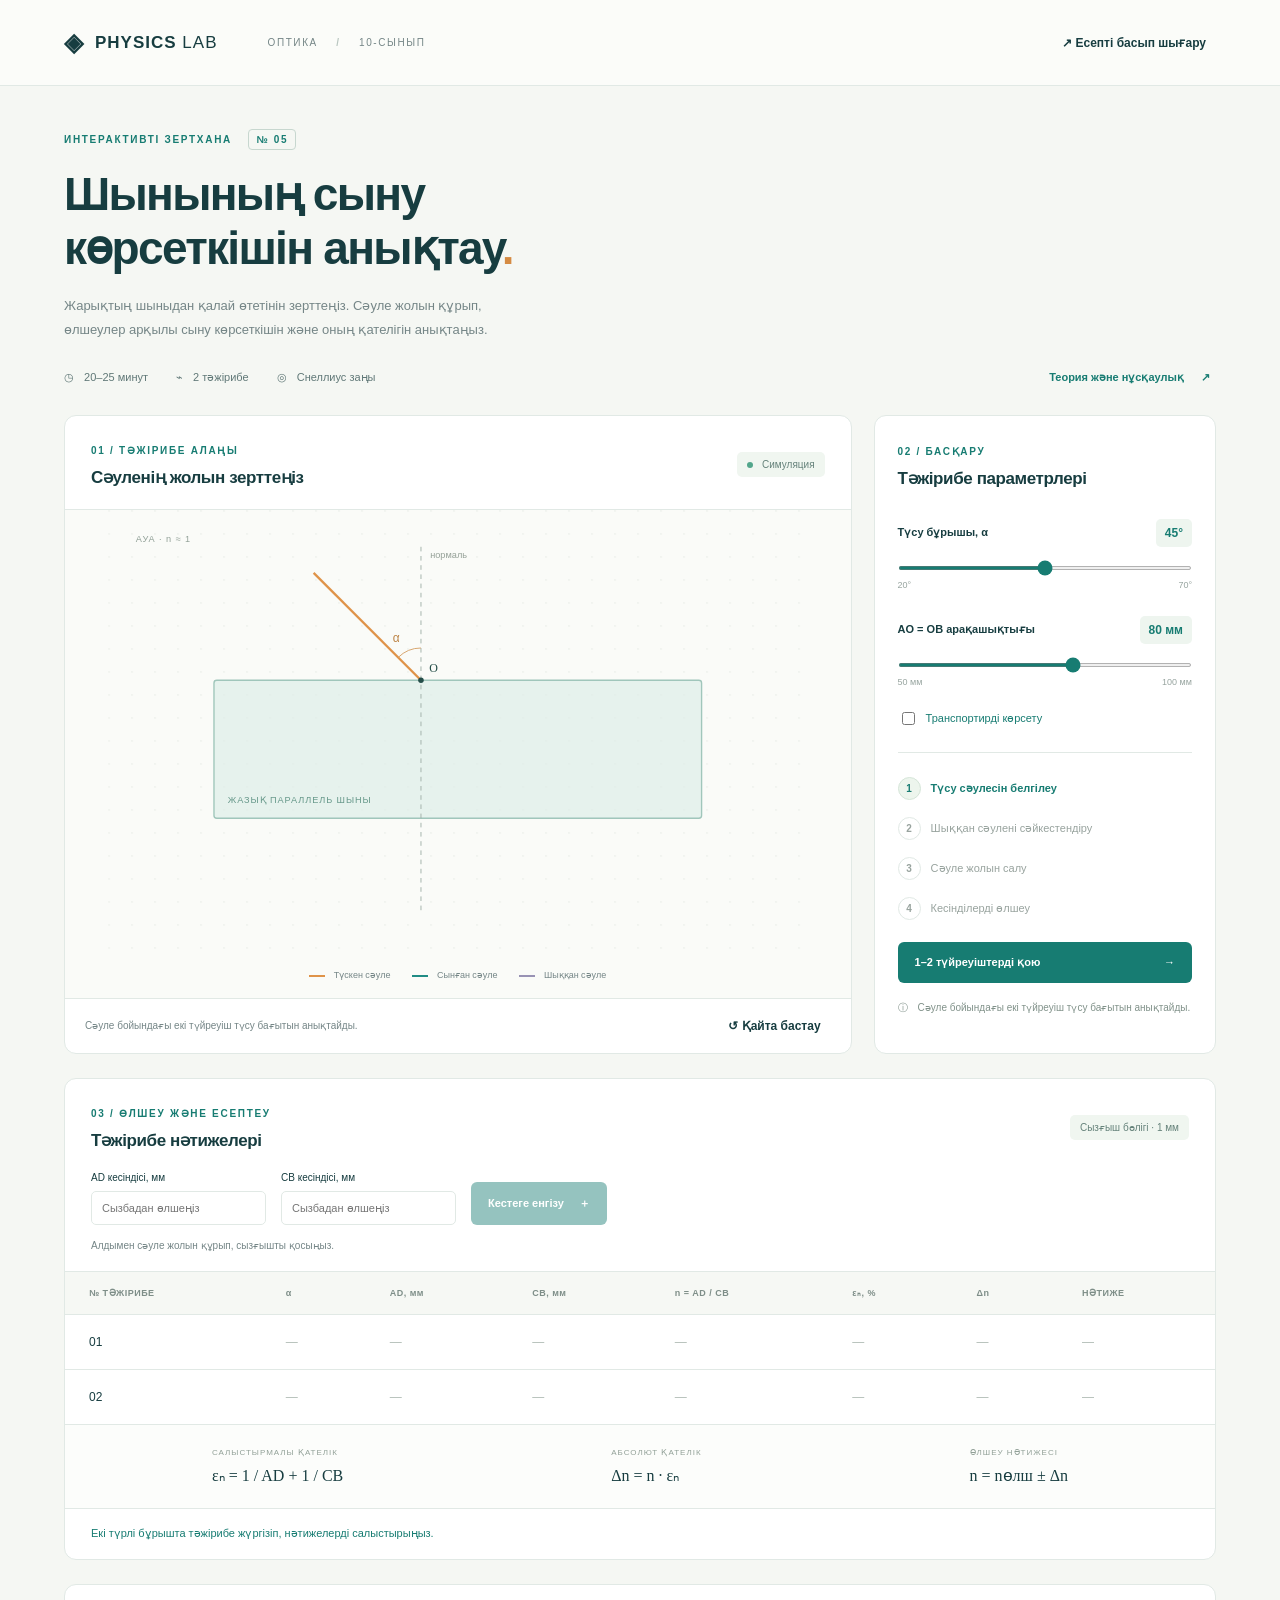
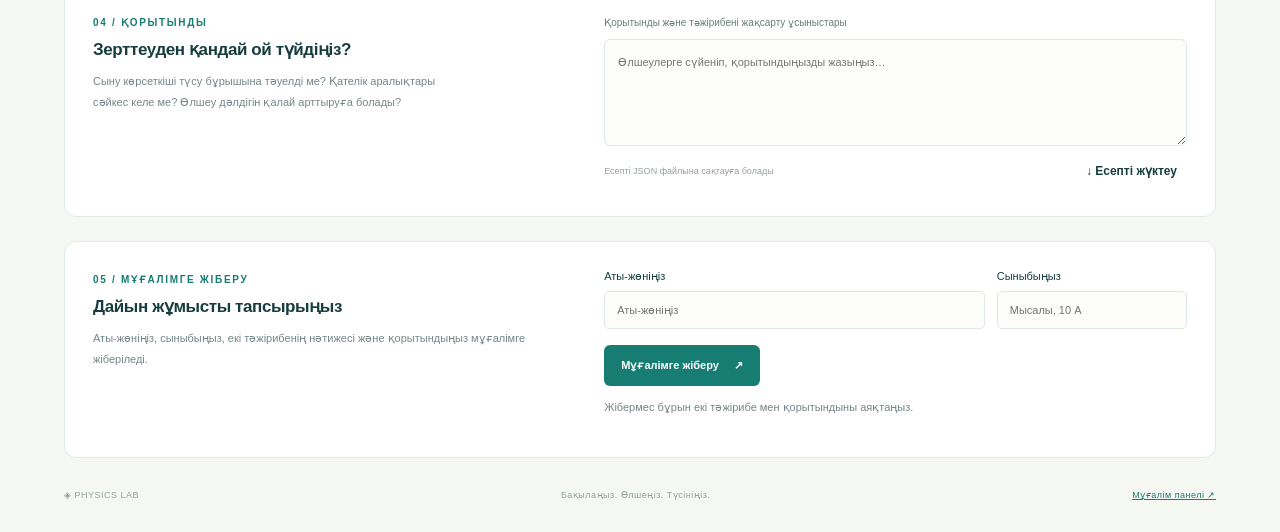
<file: index.html>
<!doctype html>
<html lang="kk"><head><meta charset="UTF-8"><meta name="viewport" content="width=device-width,initial-scale=1"><title>Шынының сыну көрсеткіші · Виртуалды зертхана</title><link rel="stylesheet" href="style.css"></head>
<body><header><a class="brand" href="#">◈ <span>PHYSICS<span class="brand-light"> LAB</span></span></a><span class="header-meta">ОПТИКА <b>/</b> 10-СЫНЫП</span><button id="print" class="quiet">↗ Есепті басып шығару</button></header>
<main><div class="eyebrow">ИНТЕРАКТИВТІ ЗЕРТХАНА <span>№ 05</span></div><h1>Шынының сыну<br>көрсеткішін анықтау<span>.</span></h1><p class="intro">Жарықтың шыныдан қалай өтетінін зерттеңіз. Сәуле жолын құрып,<br class="desktop"> өлшеулер арқылы сыну көрсеткішін және оның қателігін анықтаңыз.</p>
<div class="overview"><span><i>◷</i> 20–25 минут</span><span><i>⌁</i> 2 тәжірибе</span><span><i>◎</i> Снеллиус заңы</span><button id="theoryToggle">Теория және нұсқаулық <span>↗</span></button></div>
<section id="theory" class="theory" hidden><h2>Мақсат және қысқаша теория</h2><p>Тәжірибе арқылы шынының сыну көрсеткішін анықтау және тәжірибенің жасалуын жақсарту жолдарын ұсыну. Құралдар: жазық параллель шыны пластина, 4 түйреуіш, ақ қағаз, сызғыш және транспортир.</p><p>Снеллиус заңы: n₁ sin α = n₂ sin β. Ауа үшін n₁ ≈ 1, сондықтан n = sin α / sin β. AO = OB болғанда sin α = AD / AO, sin β = CB / OB және <b>n = AD / CB</b>.</p><ol><li>Қағазға пластина контурын сызыңыз. Түсу сәулесінің бойына 1 және 2 түйреуіштерді қойыңыз.</li><li>Шыны арқылы қарап, 3 және 4 түйреуіштерін алғашқы екеуінің кескінімен бір түзудің бойына келтіріңіз.</li><li>Пластина мен түйреуіштерді алып, 1–2 және 3–4 нүктелері арқылы сәулелерді сызыңыз. Кіру және шығу нүктелерін қосыңыз.</li><li>O нүктесіне нормаль жүргізіңіз. Түскен сәулеге A, бірінші сынған сәулеге B нүктелерін AO = OB болатындай белгілеңіз. Олардың нормальға проекциялары — D және C.</li><li>Екі түрлі түсу бұрышында AD, CB өлшеп, кестені толтырыңыз.</li><li>Сызғыш бөлігі c = 1 мм. Δсан = Δасп = c/2; Δ = 1 мм. εₙ = ΔAD/AD + ΔCB/CB; Δn = nεₙ. Нәтиже: n = nөлш ± Δn.</li><li>Екі нәтиженің қателік аралықтарын салыстырып, қорытынды және дәлдікті арттыру ұсыныстарын жазыңыз.</li></ol><p>Модельде пластина біртекті, сәулелер жіңішке және параллель беттер идеал деп алынады. Ұзындықтар 1 мм дәлдікпен дөңгелектенеді; қателік — кітаптағы жанама өлшеу әдісімен есептелген жоғарғы баға.</p></section>
<div class="workspace"><section class="lab card"><div class="section-top"><div><span class="mini">01 / ТӘЖІРИБЕ АЛАҢЫ</span><h2>Сәуленің жолын зерттеңіз</h2></div><span class="live"><i></i> Симуляция</span></div><div class="canvas-wrap"><svg id="scene" viewBox="0 0 760 500" role="img" aria-label="Шыны пластинадағы түскен, сынған және шыққан сәулелердің интерактивті сызбасы"></svg><div class="legend"><span><i class="orange"></i> Түскен сәуле</span><span><i class="teal"></i> Сынған сәуле</span><span><i class="purple"></i> Шыққан сәуле</span></div></div><div class="lab-bottom"><span id="sceneHint">Түсу бұрышын өзгертіп, бірінші түйреуіштерді қойыңыз.</span><button id="reset" class="quiet">↺ Қайта бастау</button></div></section>
<aside class="card controls"><span class="mini">02 / БАСҚАРУ</span><h2>Тәжірибе параметрлері</h2><label class="slider-label" for="angle">Түсу бұрышы, α <output id="angleValue">45°</output></label><input type="range" id="angle" min="20" max="70" value="45"><div class="range-label"><span>20°</span><span>70°</span></div><label class="slider-label" for="radius">AO = OB арақашықтығы <output id="radiusValue">80 мм</output></label><input type="range" id="radius" min="50" max="100" value="80"><div class="range-label"><span>50 мм</span><span>100 мм</span></div><label class="tool-toggle"><input type="checkbox" id="protractor"> Транспортирді көрсету</label><div class="divider"></div><div class="steps" id="steps"></div><button class="primary" id="next">1–2 түйреуіштерді қою <span>→</span></button><div class="tip"><span>ⓘ</span><p id="tip">Сәуле бойындағы екі түйреуіш түсу бағытын анықтайды.</p></div></aside></div>
<section class="card measurements"><div class="section-top"><div><span class="mini">03 / ӨЛШЕУ ЖӘНЕ ЕСЕПТЕУ</span><h2>Тәжірибе нәтижелері</h2></div><span class="badge">Сызғыш бөлігі · 1 мм</span></div><div class="measure-inputs"><label>AD кесіндісі, мм<input id="ad" type="number" min="1" step="1" placeholder="Сызбадан өлшеңіз"></label><label>CB кесіндісі, мм<input id="cb" type="number" min="1" step="1" placeholder="Сызбадан өлшеңіз"></label><button id="record" class="primary" disabled>Кестеге енгізу <span>＋</span></button><p id="measureStatus" aria-live="polite">Алдымен сәуле жолын құрып, сызғышты қосыңыз.</p></div><div class="table-wrap"><table><thead><tr><th>№ ТӘЖІРИБЕ</th><th>α</th><th>AD, мм</th><th>CB, мм</th><th>n = AD / CB</th><th>εₙ, %</th><th>Δn</th><th>НӘТИЖЕ</th></tr></thead><tbody id="results"></tbody></table></div><div class="formula-strip"><span><small>САЛЫСТЫРМАЛЫ ҚАТЕЛІК</small>εₙ = 1 / AD + 1 / CB</span><span><small>АБСОЛЮТ ҚАТЕЛІК</small>Δn = n · εₙ</span><span><small>ӨЛШЕУ НӘТИЖЕСІ</small>n = nөлш ± Δn</span></div><p id="comparison" class="comparison">Екі түрлі бұрышта тәжірибе жүргізіп, нәтижелерді салыстырыңыз.</p></section>
<section class="conclusion card"><div><span class="mini">04 / ҚОРЫТЫНДЫ</span><h2>Зерттеуден қандай ой түйдіңіз?</h2><p>Сыну көрсеткіші түсу бұрышына тәуелді ме? Қателік аралықтары сәйкес келе ме? Өлшеу дәлдігін қалай арттыруға болады?</p></div><div><label for="conclusion">Қорытынды және тәжірибені жақсарту ұсыныстары</label><textarea id="conclusion" rows="4" placeholder="Өлшеулерге сүйеніп, қорытындыңызды жазыңыз…"></textarea><div class="export"><span id="saveStatus">Есепті JSON файлына сақтауға болады</span><button id="download" class="quiet">↓ Есепті жүктеу</button></div></div></section><section class="card submission"><div><span class="mini">05 / МҰҒАЛІМГЕ ЖІБЕРУ</span><h2>Дайын жұмысты тапсырыңыз</h2><p>Аты-жөніңіз, сыныбыңыз, екі тәжірибенің нәтижесі және қорытындыңыз мұғалімге жіберіледі.</p></div><form id="submissionForm"><div class="student-fields"><label for="studentName">Аты-жөніңіз<input id="studentName" name="studentName" autocomplete="name" minlength="2" maxlength="120" required placeholder="Аты-жөніңіз"></label><label for="studentClass">Сыныбыңыз<input id="studentClass" name="studentClass" maxlength="40" required placeholder="Мысалы, 10 А"></label></div><button id="submitReport" class="primary" type="submit">Мұғалімге жіберу <span>↗</span></button><p id="submissionStatus" role="status" aria-live="polite">Жібермес бұрын екі тәжірибе мен қорытындыны аяқтаңыз.</p></form></section><footer><span>◈ PHYSICS LAB</span><span>Бақылаңыз. Өлшеңіз. Түсініңіз.</span><a href="teacher.html">Мұғалім панелі ↗</a></footer></main><script src="supabase-config.js"></script><script src="app.js"></script><script src="submission.js"></script></body></html>
</file>
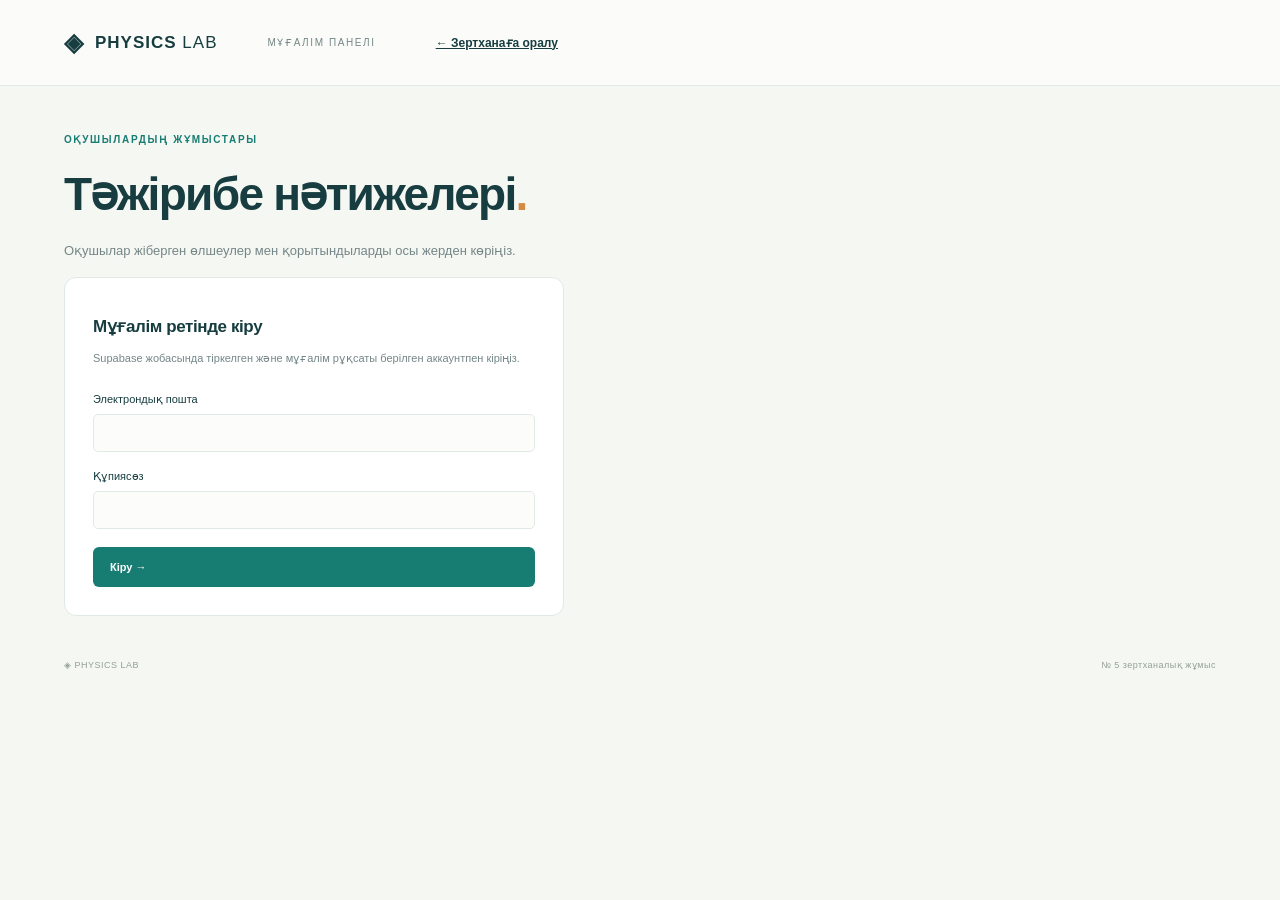
<file: teacher.html>
<!doctype html>
<html lang="kk"><head><meta charset="utf-8"><meta name="viewport" content="width=device-width,initial-scale=1"><title>Мұғалім панелі · Physics Lab</title><link rel="stylesheet" href="style.css"></head><body>
<header><a class="brand" href="index.html">◈ <span>PHYSICS<span class="brand-light"> LAB</span></span></a><span class="header-meta">МҰҒАЛІМ ПАНЕЛІ</span><a class="quiet" href="index.html">← Зертханаға оралу</a></header>
<main><div class="eyebrow">ОҚУШЫЛАРДЫҢ ЖҰМЫСТАРЫ</div><h1>Тәжірибе нәтижелері<span>.</span></h1><p class="intro">Оқушылар жіберген өлшеулер мен қорытындыларды осы жерден көріңіз.</p>
<section id="loginSection" class="card teacher-login"><h2>Мұғалім ретінде кіру</h2><p>Supabase жобасында тіркелген және мұғалім рұқсаты берілген аккаунтпен кіріңіз.</p><form id="loginForm"><label for="email">Электрондық пошта<input id="email" type="email" autocomplete="username" required></label><label for="password">Құпиясөз<input id="password" type="password" autocomplete="current-password" required></label><button id="loginButton" class="primary" type="submit">Кіру →</button></form></section>
<p id="teacherStatus" role="status" aria-live="polite"></p>
<section id="dashboard" class="card teacher-dashboard" hidden><div class="section-top"><div><span class="mini">ЖІБЕРІЛГЕН ЖҰМЫСТАР</span><h2 id="reportCount">Нәтижелер</h2></div><div><button id="refresh" class="quiet">↻ Жаңарту</button><button id="logout" class="quiet">Шығу</button></div></div><div class="teacher-filter"><label for="classFilter">Сынып бойынша сүзу<input id="classFilter" placeholder="Мысалы, 10 А"></label><span>Жұмысты басып, толық есепті ашыңыз.</span></div><div id="reportList"></div><div class="pagination"><button id="previousPage" class="quiet">← Алдыңғы</button><span id="pageLabel"></span><button id="nextPage" class="quiet">Келесі →</button></div></section>
<footer><span>◈ PHYSICS LAB</span><span>№ 5 зертханалық жұмыс</span></footer></main><script src="supabase-config.js"></script><script src="teacher.js"></script></body></html>
</file>
<file: style.css>
:root{--ink:#173d40;--muted:#758687;--teal:#177c72;--line:#e1e9e5;--paper:#f5f7f3}*{box-sizing:border-box}body{margin:0;background:var(--paper);color:var(--ink);font-family:Manrope,Arial,sans-serif;font-size:14px}button,input,textarea{font:inherit}button{cursor:pointer}button:disabled{opacity:.45;cursor:not-allowed}header{height:86px;border-bottom:1px solid var(--line);display:flex;align-items:center;gap:50px;padding:0 5%;background:#fbfcf9}.brand{display:flex;align-items:center;gap:12px;font-size:25px;text-decoration:none;color:var(--ink);font-weight:800}.brand>span{font-size:17px;letter-spacing:1px}.brand-light{font-weight:400}.header-meta{font-size:10px;letter-spacing:1.6px;color:var(--muted)}.header-meta b{margin:0 14px;color:#b9c6c0}header button{margin-left:auto}.quiet{border:0;background:transparent;color:var(--ink);font-weight:600;font-size:12px;padding:10px}main{max-width:1370px;margin:auto;padding:48px 5% 0}.eyebrow,.mini{font-size:10px;letter-spacing:1.7px;font-weight:800;color:var(--teal)}.eyebrow span{margin-left:12px;border:1px solid #c7d7cf;padding:4px 7px;border-radius:4px}h1{font-size:46px;line-height:1.18;letter-spacing:-1.7px;margin:22px 0 18px;font-weight:600}h1>span{color:#d58b43}.intro{color:var(--muted);line-height:1.9;font-size:13px}.overview{display:flex;align-items:center;gap:28px;margin:27px 0 30px;font-size:11px;color:#607877}.overview i{font-style:normal;margin-right:7px}.overview button{margin-left:auto;border:0;background:transparent;color:var(--teal);font-size:11px;font-weight:700}.overview button span{margin-left:14px}.workspace{display:grid;grid-template-columns:minmax(0,2.3fr) minmax(270px,1fr);gap:22px}.card{background:#fff;border:1px solid var(--line);border-radius:12px;overflow:hidden}.section-top{display:flex;align-items:center;justify-content:space-between;padding:25px 26px 21px}h2{font-size:17px;font-weight:700;letter-spacing:-.4px;margin:10px 0 0}.live,.badge{font-size:10px;color:#65827a;background:#f0f6f0;padding:7px 10px;border-radius:5px}.live i{display:inline-block;width:6px;height:6px;background:#52a68b;border-radius:50%;margin-right:6px}.canvas-wrap{background:#fafbf8;border-top:1px solid var(--line);border-bottom:1px solid var(--line);position:relative}svg{display:block;width:100%;height:auto;max-height:460px}.legend{display:flex;justify-content:center;gap:22px;padding:0 10px 18px;font-size:9px;color:var(--muted)}.legend i{display:inline-block;width:16px;height:2px;vertical-align:middle;margin-right:6px}.orange{background:#df9349}.teal{background:#218c85}.purple{background:#9892b4}.lab-bottom{display:flex;align-items:center;justify-content:space-between;padding:10px 20px;min-height:54px;font-size:10px;color:var(--muted)}.controls{padding:26px 23px}.controls h2{margin-bottom:30px}.slider-label{display:flex;align-items:center;justify-content:space-between;font-size:11px;font-weight:600;margin-top:26px}.slider-label output{background:#eef5ef;color:var(--teal);padding:7px 9px;border-radius:5px;font-size:12px}input[type=range]{width:100%;accent-color:var(--teal);height:4px;margin:19px 0 10px}.range-label{display:flex;justify-content:space-between;font-size:9px;color:#98a5a0}.divider{border-top:1px solid var(--line);margin:24px 0}.step{display:flex;gap:10px;align-items:center;color:#98a39e;font-size:11px;margin:17px 0}.step b{display:grid;place-items:center;width:23px;height:23px;border:1px solid var(--line);border-radius:50%;font-size:10px}.step.active{color:var(--teal);font-weight:700}.step.active b,.step.done b{background:#edf5ed;border-color:#d5e5d8;color:var(--teal)}.primary{display:flex;align-items:center;justify-content:space-between;gap:15px;background:var(--teal);border:0;border-radius:6px;color:#fff;padding:14px 17px;font-size:11px;font-weight:600}.controls .primary{width:100%;margin-top:22px}.tip{display:flex;gap:10px;font-size:10px;line-height:1.8;color:#81928a;margin-top:16px}.tip p{margin:0}.measurements{margin-top:24px}.measure-inputs{padding:0 26px 20px;display:flex;align-items:end;gap:15px;flex-wrap:wrap}.measure-inputs label{font-size:10px;display:grid;gap:8px}.measure-inputs input{border:1px solid var(--line);border-radius:5px;padding:10px;width:175px;font-size:11px}.measure-inputs p{font-size:10px;color:var(--muted);width:100%;margin:0}.table-wrap{overflow-x:auto}table{border-collapse:collapse;width:100%;white-space:nowrap}th{font-size:9px;letter-spacing:.5px;text-align:left;color:#7e8e88;background:#f6f8f4;padding:16px 24px;font-weight:600;border-block:1px solid var(--line)}td{font-size:12px;padding:20px 24px;border-bottom:1px solid var(--line)}td.empty{color:#b1bcb5}.formula-strip{display:flex;justify-content:space-around;gap:20px;padding:23px;background:#fcfdfb}.formula-strip span{font-family:Georgia,serif;font-size:16px}.formula-strip small{display:block;font-family:Manrope,Arial,sans-serif;font-size:8px;color:#91a097;letter-spacing:1px;margin-bottom:9px}.comparison{padding:15px 26px;margin:0;border-top:1px solid var(--line);font-size:11px;line-height:1.8;color:var(--teal)}.conclusion{display:grid;grid-template-columns:1fr 1.25fr;gap:45px;margin-top:24px;padding:28px}.conclusion p{color:var(--muted);font-size:11px;line-height:1.9;max-width:360px}.conclusion label{font-size:10px;color:#678076}textarea{display:block;width:100%;border:1px solid var(--line);background:#fcfdfb;border-radius:6px;resize:vertical;padding:13px;margin-top:10px;font-size:11px;line-height:1.8}.export{display:flex;align-items:center;justify-content:space-between;font-size:9px;color:#95a299;margin-top:8px}footer{display:flex;justify-content:space-between;color:#92a198;font-size:9px;padding:32px 0;letter-spacing:.5px}.theory{padding:24px;border:1px solid var(--line);border-radius:10px;background:#fff;margin-bottom:25px;line-height:1.9;font-size:12px}.theory h2{margin-top:0}button:hover{filter:brightness(.93)}input:focus-visible,button:focus-visible,textarea:focus-visible{outline:2px solid #d59754;outline-offset:4px}@media(max-width:850px){.workspace{grid-template-columns:1fr}.controls{padding:24px}.controls h2{margin-bottom:12px}.conclusion{grid-template-columns:1fr;gap:15px}h1{font-size:37px}.header-meta{display:none}.overview{gap:15px;flex-wrap:wrap}.overview button{margin-left:0}.formula-strip{flex-wrap:wrap}.section-top{padding:20px}.desktop{display:none}header{padding:0 5%}.legend{gap:12px}.lab-bottom{gap:12px}.measure-inputs{padding:0 20px 20px}footer span:last-child{display:none}}@media print{header button,.controls,.measure-inputs,.export button,.overview button,.lab-bottom button{display:none}main{padding:15px}.workspace{display:block}.card{break-inside:avoid}h1{font-size:28px}.canvas-wrap svg{max-height:320px}.conclusion{display:block}textarea{border:0}body{background:#fff}}

.tool-toggle{display:flex;align-items:center;gap:8px;font-size:11px;margin-top:22px;color:var(--teal)}.tool-toggle input{accent-color:var(--teal)}
.submission{display:grid;grid-template-columns:1fr 1.25fr;gap:45px;margin-top:24px;padding:28px}.submission p,.teacher-login p{font-size:11px;color:var(--muted);line-height:1.9}.student-fields{display:grid;grid-template-columns:2fr 1fr;gap:12px;margin-bottom:16px}.submission label,.teacher-login label,.teacher-filter label{display:grid;gap:8px;font-size:11px}.submission input,.teacher-login input,.teacher-filter input{min-width:0;width:100%;border:1px solid var(--line);border-radius:5px;padding:12px;background:#fcfdfb}footer a{color:var(--teal)}.teacher-login{max-width:500px;padding:28px}.teacher-login form{display:grid;gap:18px;margin-top:24px}#teacherStatus{font-size:12px;line-height:1.8}.teacher-filter{display:flex;gap:20px;align-items:end;padding:0 26px 22px;color:var(--muted);font-size:11px}.teacher-filter label{max-width:200px}.report-item{border-top:1px solid var(--line)}.report-item summary{cursor:pointer;display:flex;gap:20px;align-items:center;padding:22px 26px;font-size:12px;flex-wrap:wrap}.report-item summary strong{color:var(--teal)}.report-item summary time{margin-left:auto;color:var(--muted);font-size:10px}.report-item h3{font-size:12px;padding:0 26px}.report-conclusion{padding:0 26px 20px;white-space:pre-wrap;overflow-wrap:anywhere;font-size:12px;line-height:1.9}.pagination{display:flex;align-items:center;justify-content:center;gap:20px;padding:16px;font-size:11px}@media(max-width:850px){.submission{grid-template-columns:1fr;gap:20px}.student-fields{grid-template-columns:1fr}.teacher-filter{align-items:start;flex-direction:column}.report-item summary time{margin-left:0}}@media print{.submission,.teacher-login,.teacher-filter,.pagination{display:none}}
</file>
